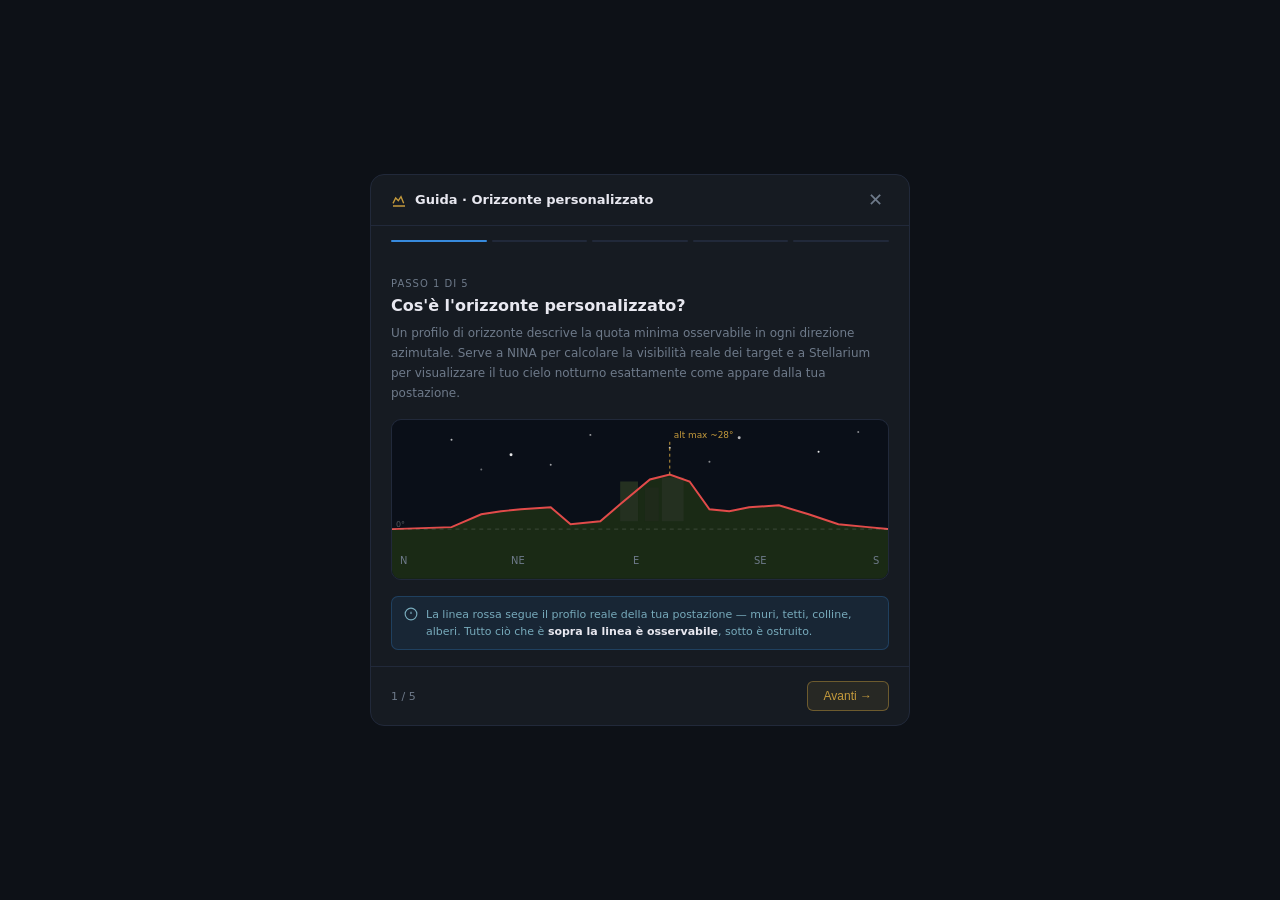
<file: hz-guide.html>
<!DOCTYPE html>
<html lang="it">
<head>
<meta charset="UTF-8">
<meta name="viewport" content="width=device-width, initial-scale=1">
<title>Guida Orizzonte — AstroDashboard PRO</title>
<style>
*{box-sizing:border-box;margin:0;padding:0;}
:root{
  --bg:#0d1117;--surf:#161b22;--surf2:#1c2333;
  --border:#21293a;--text:#e8e8f0;--muted:#6e7a8a;--hint:#3d4852;
  --red:#E24B4A;--amber:#c49a3c;--blue:#378ADD;
  --amber-bg:rgba(196,154,60,0.10);--blue-bg:rgba(55,138,221,0.10);
  --red-bg:rgba(226,75,74,0.10);
}
body{background:var(--bg);color:var(--text);font-family:system-ui,-apple-system,sans-serif;
  min-height:100vh;display:flex;align-items:center;justify-content:center;padding:16px;}

.panel{background:var(--surf);border:0.5px solid var(--border);border-radius:14px;
  width:100%;max-width:540px;overflow:hidden;}

.top-bar{display:flex;align-items:center;justify-content:space-between;
  padding:14px 20px;border-bottom:0.5px solid var(--border);}
.top-title{font-size:13px;font-weight:600;color:var(--text);display:flex;align-items:center;gap:8px;}
.top-close{background:transparent;border:none;color:var(--muted);font-size:18px;
  cursor:pointer;padding:2px 6px;border-radius:4px;line-height:1;}
.top-close:hover{color:var(--text);}

.progress-bar{display:flex;gap:5px;padding:14px 20px 0;}
.prog-seg{flex:1;height:2px;border-radius:2px;background:var(--border);transition:background .35s;}
.prog-seg.done{background:var(--amber);}
.prog-seg.active{background:var(--blue);}

.slides{position:relative;overflow:hidden;}
.slide{display:none;padding:20px 20px 0;animation:fadeIn .25s ease;}
.slide.active{display:block;}
@keyframes fadeIn{from{opacity:0;transform:translateX(10px)}to{opacity:1;transform:translateX(0)}}

.slide-num{font-size:10px;color:var(--muted);letter-spacing:1px;text-transform:uppercase;margin-bottom:6px;}
.slide-title{font-size:16px;font-weight:600;color:var(--text);margin-bottom:8px;line-height:1.35;}
.slide-desc{font-size:12px;color:var(--muted);line-height:1.65;margin-bottom:16px;}

.visual{background:var(--surf2);border:0.5px solid var(--border);border-radius:10px;
  margin-bottom:16px;overflow:hidden;}

.tip-box{background:var(--blue-bg);border:0.5px solid rgba(55,138,221,0.25);border-radius:7px;
  padding:9px 12px;font-size:11px;color:#7ab;line-height:1.55;margin-bottom:16px;display:flex;gap:8px;}
.tip-icon{flex-shrink:0;margin-top:1px;}

.steps{display:flex;flex-direction:column;gap:8px;margin-bottom:16px;}
.step{display:flex;align-items:flex-start;gap:10px;font-size:12px;color:var(--muted);line-height:1.5;}
.step-n{flex-shrink:0;width:20px;height:20px;border-radius:50%;background:var(--amber-bg);
  border:1px solid rgba(196,154,60,0.35);color:var(--amber);font-size:10px;font-weight:700;
  display:flex;align-items:center;justify-content:center;}
.step b{color:var(--text);}

.footer{display:flex;align-items:center;justify-content:space-between;
  padding:14px 20px;border-top:0.5px solid var(--border);}
.counter{font-size:11px;color:var(--muted);}
.nav-btns{display:flex;gap:8px;}
.btn{display:inline-flex;align-items:center;gap:5px;border-radius:6px;
  padding:7px 16px;font-size:12px;cursor:pointer;border:1px solid;transition:all .15s;}
.btn-prev{background:transparent;border-color:var(--border);color:var(--muted);}
.btn-prev:hover{border-color:#444;color:var(--text);}
.btn-next{background:var(--amber-bg);border-color:rgba(196,154,60,0.45);color:var(--amber);font-weight:500;}
.btn-next:hover{background:rgba(196,154,60,0.20);}
.btn-done{background:rgba(55,138,221,0.12);border-color:rgba(55,138,221,0.45);color:var(--blue);font-weight:500;}
.btn-done:hover{background:rgba(55,138,221,0.22);}

.tag{display:inline-block;font-size:10px;padding:2px 7px;border-radius:4px;font-weight:500;margin-right:4px;}
.tag-red{background:var(--red-bg);color:var(--red);border:0.5px solid rgba(226,75,74,0.3);}
.tag-blue{background:var(--blue-bg);color:var(--blue);border:0.5px solid rgba(55,138,221,0.3);}
.tag-amber{background:var(--amber-bg);color:var(--amber);border:0.5px solid rgba(196,154,60,0.3);}
</style>
</head>
<body>

<div class="panel">

  <!-- Top bar -->
  <div class="top-bar">
    <div class="top-title">
      <svg width="16" height="16" viewBox="0 0 24 24" fill="none" stroke="var(--amber)" stroke-width="2">
        <path d="M3 17l4-8 4 4 4-6 4 10"/><line x1="3" y1="21" x2="21" y2="21"/>
      </svg>
      <span data-g="guide_title">Guida · Orizzonte personalizzato</span>
    </div>
    <button class="top-close" onclick="if(window.parent&&window.parent.hzCloseGuide){window.parent.hzCloseGuide();}else{this.closest('.panel').style.display='none'}">✕</button>
  </div>

  <!-- Progress segments -->
  <div class="progress-bar" id="progBar">
    <div class="prog-seg active"></div>
    <div class="prog-seg"></div>
    <div class="prog-seg"></div>
    <div class="prog-seg"></div>
    <div class="prog-seg"></div>
  </div>

  <!-- ═══ SLIDE 1 ═══ -->
  <div class="slide active" id="s1">
    <div style="padding-top:16px;">
      <div class="slide-num" data-g="s1_num">Passo 1 di 5</div>
      <div class="slide-title" data-g="s1_title">Cos'è l'orizzonte personalizzato?</div>
      <div class="slide-desc">
        <span data-g="s1_desc">Un profilo di orizzonte descrive la quota minima osservabile in ogni direzione azimutale. Serve a NINA per calcolare la visibilità reale dei target e a Stellarium per visualizzare il tuo cielo notturno esattamente come appare dalla tua postazione.</span>
      </div>
    </div>

    <div class="visual">
      <svg viewBox="0 0 500 160" xmlns="http://www.w3.org/2000/svg" style="width:100%;display:block;">
        <!-- Sky -->
        <rect width="500" height="160" fill="#0a0f18"/>
        <!-- Stars -->
        <circle cx="60" cy="20" r="1" fill="white" opacity=".7"/>
        <circle cx="120" cy="35" r="1.5" fill="white" opacity=".9"/>
        <circle cx="200" cy="15" r="1" fill="white" opacity=".6"/>
        <circle cx="280" cy="28" r="1" fill="white" opacity=".8"/>
        <circle cx="350" cy="18" r="1.5" fill="white" opacity=".7"/>
        <circle cx="430" cy="32" r="1" fill="white" opacity=".9"/>
        <circle cx="470" cy="12" r="1" fill="white" opacity=".5"/>
        <circle cx="90" cy="50" r="1" fill="white" opacity=".4"/>
        <circle cx="160" cy="45" r="1" fill="white" opacity=".6"/>
        <circle cx="320" cy="42" r="1" fill="white" opacity=".5"/>
        <!-- Ground silhouette -->
        <path d="M0,110 L60,108 L90,95 L110,92 L130,90 L160,88 L180,105 L210,102 L230,85 L260,60 L280,55 L300,62 L320,90 L340,92 L360,88 L390,86 L420,95 L450,105 L480,108 L500,110 L500,160 L0,160Z" fill="#1a2a15"/>
        <!-- Buildings -->
        <rect x="230" y="62" width="18" height="40" fill="#243020"/>
        <rect x="255" y="68" width="14" height="34" fill="#1f2a1a"/>
        <rect x="272" y="58" width="22" height="44" fill="#243020"/>
        <!-- Horizon line -->
        <path d="M0,110 L60,108 L90,95 L110,92 L130,90 L160,88 L180,105 L210,102 L230,85 L260,60 L280,55 L300,62 L320,90 L340,92 L360,88 L390,86 L420,95 L450,105 L480,108 L500,110" fill="none" stroke="#E24B4A" stroke-width="2"/>
        <!-- Cardinal labels -->
        <text x="8" y="145" fill="#6e7a8a" font-size="10" font-family="system-ui">N</text>
        <text x="120" y="145" fill="#6e7a8a" font-size="10" font-family="system-ui">NE</text>
        <text x="243" y="145" fill="#6e7a8a" font-size="10" font-family="system-ui">E</text>
        <text x="365" y="145" fill="#6e7a8a" font-size="10" font-family="system-ui">SE</text>
        <text x="485" y="145" fill="#6e7a8a" font-size="10" font-family="system-ui">S</text>
        <!-- Altitude annotation -->
        <line x1="280" y1="55" x2="280" y2="20" stroke="#c49a3c" stroke-width="1" stroke-dasharray="3,3"/>
        <text x="284" y="18" fill="#c49a3c" font-size="9" font-family="system-ui">alt max ~28°</text>
        <!-- 0° line -->
        <line x1="0" y1="110" x2="500" y2="110" stroke="rgba(200,200,200,0.2)" stroke-width="1" stroke-dasharray="4,4"/>
        <text x="4" y="108" fill="rgba(200,200,200,0.4)" font-size="8" font-family="system-ui">0°</text>
      </svg>
    </div>

    <div class="tip-box">
      <svg class="tip-icon" width="14" height="14" viewBox="0 0 24 24" fill="none" stroke="currentColor" stroke-width="2"><circle cx="12" cy="12" r="10"/><line x1="12" y1="8" x2="12" y2="12"/><line x1="12" y1="16" x2="12.01" y2="16"/></svg>
      <span data-g="s1_tip">La linea rossa segue il profilo reale della tua postazione — muri, tetti, colline, alberi. Tutto ciò che è <b style="color:#e8e8f0">sopra la linea è osservabile</b>, sotto è ostruito.</span>
    </div>
  </div>

  <!-- ═══ SLIDE 2 ═══ -->
  <div class="slide" id="s2">
    <div style="padding-top:16px;">
      <div class="slide-num" data-g="s2_num">Passo 2 di 5</div>
      <div class="slide-title" data-g="s2_title">Prepara la foto panoramica</div>
      <div class="slide-desc">
        <span data-g="s2_desc">Scatta una foto sferica dalla tua postazione di osservazione. Le foto Google Pixel in modalità Photo Sphere, GoPro Max o qualsiasi camera 360° producono il formato ideale.</span>
      </div>
    </div>

    <div class="steps">
      <div class="step">
        <div class="step-n">1</div>
        <div><span data-g="s2_step1">Posizionati esattamente nel punto da cui osservi. <b>Altezza dell'occhio</b> = altezza del telescopio.</span></div>
      </div>
      <div class="step">
        <div class="step-n">2</div>
        <div><span data-g="s2_step2">Scatta una <b>foto sferica 360°×180°</b> (formato equirettangolare). In alternativa usa una serie di foto unite con Hugin o PTGui.</span></div>
      </div>
      <div class="step">
        <div class="step-n">3</div>
        <div><span data-g="s2_step3"><b>Rimuovi il cielo</b> con un editor (Photoshop, GIMP, remove.bg). Il cielo trasparente permette a Stellarium di mostrare le stelle attraverso di esso.</span></div>
      </div>
      <div class="step">
        <div class="step-n">4</div>
        <div><span data-g="s2_step4">Salva in formato <b>PNG</b> per mantenere la trasparenza, oppure JPG se non devi usarla in Stellarium.</span></div>
      </div>
    </div>

    <div class="visual">
      <svg viewBox="0 0 500 110" xmlns="http://www.w3.org/2000/svg" style="width:100%;display:block;">
        <rect width="500" height="110" fill="#0a0f18"/>
        <!-- Equirectangular grid -->
        <rect x="10" y="15" width="220" height="80" rx="4" fill="#161b22" stroke="#21293a" stroke-width="1"/>
        <text x="120" y="10" fill="#6e7a8a" font-size="9" font-family="system-ui" text-anchor="middle">Foto originale (JPG)</text>
        <!-- Grid lines -->
        <line x1="10" y1="55" x2="230" y2="55" stroke="#21293a" stroke-width="0.5"/>
        <line x1="120" y1="15" x2="120" y2="95" stroke="#21293a" stroke-width="0.5"/>
        <!-- Sky area -->
        <rect x="11" y="16" width="218" height="38" rx="2" fill="#1a2535" opacity=".8"/>
        <text x="120" y="39" fill="#378ADD" font-size="9" font-family="system-ui" text-anchor="middle" opacity=".6">cielo</text>
        <!-- Ground area -->
        <rect x="11" y="56" width="218" height="38" rx="2" fill="#1a2a15" opacity=".8"/>
        <text x="120" y="78" fill="#639922" font-size="9" font-family="system-ui" text-anchor="middle" opacity=".7">terreno / edifici</text>

        <!-- Arrow -->
        <text x="255" y="60" fill="#c49a3c" font-size="18" font-family="system-ui">→</text>

        <!-- PNG with alpha -->
        <rect x="275" y="15" width="215" height="80" rx="4" fill="#161b22" stroke="#21293a" stroke-width="1"/>
        <text x="382" y="10" fill="#6e7a8a" font-size="9" font-family="system-ui" text-anchor="middle">PNG con cielo rimosso (α)</text>
        <!-- Checkerboard alpha pattern for sky -->
        <pattern id="checker" width="6" height="6" patternUnits="userSpaceOnUse">
          <rect width="3" height="3" fill="#1c1c2e"/>
          <rect x="3" y="3" width="3" height="3" fill="#1c1c2e"/>
          <rect x="3" y="0" width="3" height="3" fill="#252538"/>
          <rect x="0" y="3" width="3" height="3" fill="#252538"/>
        </pattern>
        <rect x="276" y="16" width="213" height="38" rx="2" fill="url(#checker)"/>
        <text x="382" y="39" fill="#6e7a8a" font-size="9" font-family="system-ui" text-anchor="middle" opacity=".5">trasparente</text>
        <!-- Ground with terrain -->
        <rect x="276" y="56" width="213" height="38" rx="2" fill="#1a2a15" opacity=".8"/>
        <text x="382" y="78" fill="#639922" font-size="9" font-family="system-ui" text-anchor="middle" opacity=".7">terreno / edifici</text>
      </svg>
    </div>
  </div>

  <!-- ═══ SLIDE 3 ═══ -->
  <div class="slide" id="s3">
    <div style="padding-top:16px;">
      <div class="slide-num" data-g="s3_num">Passo 3 di 5</div>
      <div class="slide-title" data-g="s3_title">Carica e calibra</div>
      <div class="slide-desc">
        <span data-g="s3_desc">Trascina la foto nel pannello. Per foto sferiche 2:1 il FOV viene impostato automaticamente a 180°. Poi usa i tre parametri principali per calibrare la posizione.</span>
      </div>
    </div>

    <div class="visual">
      <svg viewBox="0 0 500 175" xmlns="http://www.w3.org/2000/svg" style="width:100%;display:block;">
        <rect width="500" height="175" fill="#0d1117"/>
        <!-- Photo preview mock -->
        <rect x="10" y="10" width="480" height="90" rx="6" fill="#1a2a15"/>
        <!-- Horizon line wavy -->
        <path d="M10,60 Q80,55 120,58 Q160,61 200,55 Q240,49 270,40 Q300,31 330,38 Q360,45 400,50 Q440,55 490,52" fill="none" stroke="#E24B4A" stroke-width="2"/>
        <!-- Zero line -->
        <line x1="10" y1="65" x2="490" y2="65" stroke="rgba(200,200,200,0.25)" stroke-width="1" stroke-dasharray="4,3"/>
        <text x="14" y="63" fill="rgba(200,200,200,0.5)" font-size="8" font-family="system-ui">0°</text>
        <!-- Cardinals -->
        <text x="55" y="22" fill="rgba(220,220,220,0.7)" font-size="10" font-family="system-ui" font-weight="bold">N</text>
        <text x="180" y="22" fill="rgba(220,220,220,0.7)" font-size="10" font-family="system-ui" font-weight="bold">E</text>
        <text x="310" y="22" fill="rgba(220,220,220,0.7)" font-size="10" font-family="system-ui" font-weight="bold">S</text>
        <text x="430" y="22" fill="rgba(220,220,220,0.7)" font-size="10" font-family="system-ui" font-weight="bold">O</text>

        <!-- Annotation: calt -->
        <line x1="490" y1="52" x2="490" y2="65" stroke="#c49a3c" stroke-width="1"/>
        <line x1="485" y1="52" x2="495" y2="52" stroke="#c49a3c" stroke-width="1"/>
        <line x1="485" y1="65" x2="495" y2="65" stroke="#c49a3c" stroke-width="1"/>
        <text x="496" y="60" fill="#c49a3c" font-size="8" font-family="system-ui">calt</text>

        <!-- Params below -->
        <!-- Alt centro -->
        <rect x="10" y="110" width="148" height="32" rx="5" fill="#161b22" stroke="#21293a" stroke-width="1"/>
        <text x="18" y="122" fill="#6e7a8a" font-size="9" font-family="system-ui">Altitudine centro</text>
        <rect x="18" y="127" width="100" height="3" rx="1" fill="#21293a"/>
        <rect x="18" y="127" width="38" height="3" rx="1" fill="#c49a3c"/>
        <text x="125" y="133" fill="#c49a3c" font-size="9" font-family="system-ui">-10°</text>
        <text x="18" y="154" fill="#3d4852" font-size="8" font-family="system-ui">↕ sposta 0° sull'orizzonte reale</text>

        <!-- Az Nord -->
        <rect x="168" y="110" width="148" height="32" rx="5" fill="#161b22" stroke="#21293a" stroke-width="1"/>
        <text x="176" y="122" fill="#6e7a8a" font-size="9" font-family="system-ui">Az. partenza Nord</text>
        <rect x="176" y="127" width="100" height="3" rx="1" fill="#21293a"/>
        <rect x="176" y="127" width="76" height="3" rx="1" fill="#378ADD"/>
        <text x="283" y="133" fill="#378ADD" font-size="9" font-family="system-ui">276°</text>
        <text x="176" y="154" fill="#3d4852" font-size="8" font-family="system-ui">↔ allinea N con la bussola</text>

        <!-- Smoothing -->
        <rect x="326" y="110" width="148" height="32" rx="5" fill="#161b22" stroke="#21293a" stroke-width="1"/>
        <text x="334" y="122" fill="#6e7a8a" font-size="9" font-family="system-ui">Smoothing</text>
        <rect x="334" y="127" width="100" height="3" rx="1" fill="#21293a"/>
        <rect x="334" y="127" width="25" height="3" rx="1" fill="#5DCAA5"/>
        <text x="441" y="133" fill="#5DCAA5" font-size="9" font-family="system-ui">15</text>
        <text x="334" y="154" fill="#3d4852" font-size="8" font-family="system-ui">〜 leviga la curva rilevata</text>
      </svg>
    </div>

    <div class="tip-box">
      <svg class="tip-icon" width="14" height="14" viewBox="0 0 24 24" fill="none" stroke="currentColor" stroke-width="2"><circle cx="12" cy="12" r="10"/><line x1="12" y1="8" x2="12" y2="12"/><line x1="12" y1="16" x2="12.01" y2="16"/></svg>
      <span data-g="s3_tip">Posiziona il mouse sui label dei parametri per leggere la spiegazione di ognuno.</span>
    </div>
  </div>

  <!-- ═══ SLIDE 4 ═══ -->
  <div class="slide" id="s4">
    <div style="padding-top:16px;">
      <div class="slide-num" data-g="s4_num">Passo 4 di 5</div>
      <div class="slide-title" data-g="s4_title">Correggi e rileva</div>
      <div class="slide-desc">
        <span data-g="s4_desc">Premi <span class="tag tag-blue">Rileva orizzonte</span> per il rilevamento automatico. Se la linea non è precisa in qualche zona, clicca direttamente sull'anteprima per correggerla manualmente con un pennello morbido.</span>
      </div>
    </div>

    <div class="visual">
      <svg viewBox="0 0 500 145" xmlns="http://www.w3.org/2000/svg" style="width:100%;display:block;">
        <rect width="500" height="145" fill="#0d1117"/>

        <!-- Left: auto detected (imprecise) -->
        <rect x="10" y="10" width="225" height="80" rx="6" fill="#1a2a15"/>
        <text x="122" y="8" fill="#6e7a8a" font-size="9" font-family="system-ui" text-anchor="middle">Rilevamento automatico</text>
        <path d="M10,52 Q40,38 70,55 Q90,65 110,48 Q130,31 150,50 Q170,62 200,55 Q215,51 235,50" fill="none" stroke="#E24B4A" stroke-width="2"/>
        <!-- Imprecise zone highlight -->
        <rect x="95" y="28" width="60" height="35" rx="3" fill="none" stroke="#c49a3c" stroke-width="1.5" stroke-dasharray="3,2"/>
        <text x="125" y="77" fill="#c49a3c" font-size="8" font-family="system-ui" text-anchor="middle">zona imprecisa</text>

        <!-- Arrow -->
        <text x="248" y="58" fill="#c49a3c" font-size="18">→</text>
        <text x="238" y="74" fill="#6e7a8a" font-size="8" font-family="system-ui">click</text>

        <!-- Right: corrected -->
        <rect x="268" y="10" width="225" height="80" rx="6" fill="#1a2a15"/>
        <text x="380" y="8" fill="#6e7a8a" font-size="9" font-family="system-ui" text-anchor="middle">Dopo correzione manuale</text>
        <path d="M268,52 Q298,38 328,55 Q348,65 368,52 Q388,40 408,50 Q428,57 458,55 Q473,53 493,52" fill="none" stroke="#E24B4A" stroke-width="2"/>
        <!-- Cursor icon -->
        <circle cx="368" cy="52" r="6" fill="none" stroke="#378ADD" stroke-width="1.5"/>
        <circle cx="368" cy="52" r="2" fill="#378ADD"/>
        <text x="375" y="47" fill="#378ADD" font-size="8" font-family="system-ui">±30px blend</text>

        <!-- Bottom: chart preview -->
        <rect x="10" y="100" width="480" height="36" rx="5" fill="#161b22" stroke="#21293a" stroke-width="1"/>
        <text x="18" y="112" fill="#6e7a8a" font-size="8" font-family="system-ui">Profilo Az/Alt</text>
        <polyline points="10,128 50,126 90,124 130,118 150,108 170,105 200,108 230,118 270,120 310,119 350,121 390,124 430,126 490,128" fill="none" stroke="#E24B4A" stroke-width="1.5" transform="translate(18,-12)"/>
        <text x="430" y="130" fill="#6e7a8a" font-size="8" font-family="system-ui">Min 2.6° Max 78.8°</text>
      </svg>
    </div>

    <div class="steps">
      <div class="step">
        <div class="step-n">1</div>
        <div><span data-g="s4_step1">Clicca <b>Rileva orizzonte</b> — la linea rossa appare sull'anteprima.</span></div>
      </div>
      <div class="step">
        <div class="step-n">2</div>
        <div><span data-g="s4_step2">Se una zona è errata, <b>clicca direttamente sulla foto</b> nel punto corretto — la correzione si propaga con interpolazione fluida.</span></div>
      </div>
      <div class="step">
        <div class="step-n">3</div>
        <div><span data-g="s4_step3">Verifica il grafico Az/Alt in basso: Min dovrebbe essere ~0–5°, Max corrisponde all'ostruzione più alta.</span></div>
      </div>
    </div>
  </div>

  <!-- ═══ SLIDE 5 ═══ -->
  <div class="slide" id="s5">
    <div style="padding-top:16px;">
      <div class="slide-num" data-g="s5_num">Passo 5 di 5</div>
      <div class="slide-title" data-g="s5_title">Applica ed esporta</div>
      <div class="slide-desc">
        <span data-g="s5_desc">Una volta soddisfatto del profilo, applicalo al grafico FOV e salvalo in tutti i formati che ti servono.</span>
      </div>
    </div>

    <div class="visual">
      <svg viewBox="0 0 500 120" xmlns="http://www.w3.org/2000/svg" style="width:100%;display:block;">
        <rect width="500" height="120" fill="#0d1117"/>

        <!-- Applica a FOV -->
        <rect x="15" y="15" width="135" height="90" rx="7" fill="#161b22" stroke="#21293a" stroke-width="1"/>
        <text x="82" y="32" fill="#c49a3c" font-size="9" font-family="system-ui" text-anchor="middle" font-weight="600">Applica a FOV</text>
        <!-- Mini chart with horizon -->
        <rect x="22" y="38" width="121" height="55" rx="3" fill="#0d1117"/>
        <polyline points="22,85 40,84 55,82 70,76 85,68 100,65 115,68 130,76 143,82" fill="rgba(187,134,252,0.15)" stroke="#bb86fc" stroke-width="1.5" transform="translate(0,0)"/>
        <polyline points="22,90 40,89 55,88 70,87 85,86 100,86 115,87 130,88 143,89" fill="rgba(226,75,74,0.1)" stroke="#E24B4A" stroke-width="1" stroke-dasharray="2,2"/>
        <text x="82" y="104" fill="#6e7a8a" font-size="8" font-family="system-ui" text-anchor="middle">grafico altitudine</text>

        <!-- Arrow -->
        <text x="158" y="63" fill="#21293a" font-size="22">→</text>

        <!-- Export formats -->
        <g transform="translate(175,15)">
          <!-- NINA -->
          <rect x="0" y="0" width="75" height="36" rx="5" fill="#161b22" stroke="#21293a" stroke-width="1"/>
          <text x="37" y="13" fill="#378ADD" font-size="9" font-family="system-ui" text-anchor="middle" font-weight="600">NINA</text>
          <text x="37" y="27" fill="#6e7a8a" font-size="8" font-family="system-ui" text-anchor="middle">.hrz</text>
          <!-- Stellarium -->
          <rect x="82" y="0" width="75" height="36" rx="5" fill="#161b22" stroke="#21293a" stroke-width="1"/>
          <text x="119" y="13" fill="#5DCAA5" font-size="9" font-family="system-ui" text-anchor="middle" font-weight="600">Stellarium</text>
          <text x="119" y="27" fill="#6e7a8a" font-size="8" font-family="system-ui" text-anchor="middle">.zip (foto+ini)</text>
          <!-- CSV -->
          <rect x="164" y="0" width="75" height="36" rx="5" fill="#161b22" stroke="#21293a" stroke-width="1"/>
          <text x="201" y="13" fill="#c49a3c" font-size="9" font-family="system-ui" text-anchor="middle" font-weight="600">CSV / JSON</text>
          <text x="201" y="27" fill="#6e7a8a" font-size="8" font-family="system-ui" text-anchor="middle">uso custom</text>

          <!-- Backup -->
          <rect x="0" y="44" width="155" height="32" rx="5" fill="#1a1f14" stroke="rgba(196,154,60,0.25)" stroke-width="1"/>
          <text x="77" y="57" fill="#c49a3c" font-size="9" font-family="system-ui" text-anchor="middle" font-weight="600">Backup .json</text>
          <text x="77" y="69" fill="#6e7a8a" font-size="8" font-family="system-ui" text-anchor="middle">ripristino se cache svuotata</text>

          <!-- localStorage -->
          <rect x="164" y="44" width="155" height="32" rx="5" fill="#111827" stroke="rgba(55,138,221,0.2)" stroke-width="1"/>
          <text x="241" y="57" fill="#378ADD" font-size="9" font-family="system-ui" text-anchor="middle" font-weight="600">Auto-save</text>
          <text x="241" y="69" fill="#6e7a8a" font-size="8" font-family="system-ui" text-anchor="middle">persiste tra le sessioni</text>
        </g>

        <!-- Bottom note -->
        <text x="250" y="115" fill="#3d4852" font-size="8" font-family="system-ui" text-anchor="middle">Nome file = campo "Nome postazione"</text>
      </svg>
    </div>

    <div class="tip-box">
      <svg class="tip-icon" width="14" height="14" viewBox="0 0 24 24" fill="none" stroke="currentColor" stroke-width="2"><circle cx="12" cy="12" r="10"/><line x1="12" y1="8" x2="12" y2="12"/><line x1="12" y1="16" x2="12.01" y2="16"/></svg>
      <span data-g="s5_tip">Il profilo viene salvato automaticamente — al prossimo avvio dell'app sarà già applicato al grafico FOV senza dover ricaricare la foto.</span>
    </div>
  </div>

  <!-- Footer -->
  <div class="footer">
    <span class="counter" id="counter">1 / 5</span>
    <div class="nav-btns">
      <button class="btn btn-prev" id="btnPrev" onclick="nav(-1)" style="display:none" data-g="btn_prev">← Indietro</button>
      <button class="btn btn-next" id="btnNext" onclick="nav(1)" data-g="btn_next">Avanti →</button>
    </div>
  </div>

</div>

<script>
let cur = 1;
const total = 5;

// ─── Traduzioni ──────────────────────────────────────────────────────────────
const T = {
  it: {
    guide_title: 'Guida · Orizzonte personalizzato',
    s1_num:'Passo 1 di 5', s1_title:'Cos\'è l\'orizzonte personalizzato?',
    s1_desc:'Un profilo di orizzonte descrive la quota minima osservabile in ogni direzione azimutale. Serve a NINA per calcolare la visibilità reale dei target e a Stellarium per visualizzare il tuo cielo notturno esattamente come appare dalla tua postazione.',
    s1_tip:'La linea rossa segue il profilo reale della tua postazione — muri, tetti, colline, alberi. Tutto ciò che è <b style="color:#e8e8f0">sopra la linea è osservabile</b>, sotto è ostruito.',
    s2_num:'Passo 2 di 5', s2_title:'Prepara la foto panoramica',
    s2_desc:'Scatta una foto sferica dalla tua postazione di osservazione. Le foto Google Pixel in modalità Photo Sphere, GoPro Max o qualsiasi camera 360° producono il formato ideale.',
    s2_step1:'Posizionati esattamente nel punto da cui osservi. <b>Altezza dell\'occhio</b> = altezza del telescopio.',
    s2_step2:'Scatta una <b>foto sferica 360°×180°</b> (formato equirettangolare). In alternativa usa una serie di foto unite con Hugin o PTGui.',
    s2_step3:'<b>Rimuovi il cielo</b> con un editor (Photoshop, GIMP, remove.bg). Il cielo trasparente permette a Stellarium di mostrare le stelle attraverso di esso.',
    s2_step4:'Salva in formato <b>PNG</b> per mantenere la trasparenza, oppure JPG se non devi usarla in Stellarium.',
    s3_num:'Passo 3 di 5', s3_title:'Carica e calibra',
    s3_desc:'Trascina la foto nel pannello. Per foto sferiche 2:1 il FOV viene impostato automaticamente a 180°. Poi usa i tre parametri principali per calibrare la posizione.',
    s3_tip:'Posiziona il mouse sui label dei parametri per leggere la spiegazione di ognuno.',
    s4_num:'Passo 4 di 5', s4_title:'Correggi e rileva',
    s4_desc:'Premi <span class="tag tag-blue">Rileva orizzonte</span> per il rilevamento automatico. Se la linea non è precisa in qualche zona, clicca direttamente sull\'anteprima per correggerla manualmente con un pennello morbido.',
    s4_step1:'Clicca <b>Rileva orizzonte</b> — la linea rossa appare sull\'anteprima.',
    s4_step2:'Se una zona è errata, <b>clicca direttamente sulla foto</b> nel punto corretto — la correzione si propaga con interpolazione fluida.',
    s4_step3:'Verifica il grafico Az/Alt in basso: Min dovrebbe essere ~0–5°, Max corrisponde all\'ostruzione più alta.',
    s5_num:'Passo 5 di 5', s5_title:'Applica ed esporta',
    s5_desc:'Una volta soddisfatto del profilo, applicalo al grafico FOV e salvalo in tutti i formati che ti servono.',
    s5_tip:'Il profilo viene salvato automaticamente — al prossimo avvio dell\'app sarà già applicato al grafico FOV senza dover ricaricare la foto.',
    btn_prev:'← Indietro', btn_next:'Avanti →', btn_close:'✓ Chiudi',
  },
  en: {
    guide_title: 'Guide · Custom Horizon',
    s1_num:'Step 1 of 5', s1_title:'What is a custom horizon?',
    s1_desc:'A horizon profile describes the minimum observable altitude in each azimuth direction. NINA uses it to calculate the real visibility of targets, and Stellarium uses it to display your night sky exactly as it appears from your location.',
    s1_tip:'The red line follows the real profile of your site — walls, rooftops, hills, trees. Everything <b style="color:#e8e8f0">above the line is observable</b>; below it is obstructed.',
    s2_num:'Step 2 of 5', s2_title:'Prepare the panoramic photo',
    s2_desc:'Take a spherical photo from your observation site. Google Pixel Photo Sphere, GoPro Max, or any 360° camera produces the ideal format.',
    s2_step1:'Stand exactly at the point where you observe. <b>Eye height</b> = telescope height.',
    s2_step2:'Take a <b>360°×180° spherical photo</b> (equirectangular format). Alternatively, stitch a series of photos with Hugin or PTGui.',
    s2_step3:'<b>Remove the sky</b> with an editor (Photoshop, GIMP, remove.bg). A transparent sky lets Stellarium show stars through it.',
    s2_step4:'Save as <b>PNG</b> to keep transparency, or JPG if you don\'t need it in Stellarium.',
    s3_num:'Step 3 of 5', s3_title:'Load and calibrate',
    s3_desc:'Drag the photo into the panel. For 2:1 spherical photos, FOV is automatically set to 180°. Then use the three main parameters to calibrate the position.',
    s3_tip:'Hover over the parameter labels to read an explanation of each one.',
    s4_num:'Step 4 of 5', s4_title:'Correct and detect',
    s4_desc:'Press <span class="tag tag-blue">Detect horizon</span> for automatic detection. If the line is inaccurate in some area, click directly on the preview to correct it manually with a soft brush.',
    s4_step1:'Click <b>Detect horizon</b> — the red line appears on the preview.',
    s4_step2:'If an area is wrong, <b>click directly on the photo</b> at the correct point — the correction spreads with smooth interpolation.',
    s4_step3:'Check the Az/Alt chart below: Min should be ~0–5°, Max corresponds to the highest obstruction.',
    s5_num:'Step 5 of 5', s5_title:'Apply and export',
    s5_desc:'Once happy with the profile, apply it to the FOV chart and save it in all the formats you need.',
    s5_tip:'The profile is saved automatically — on the next app launch it will already be applied to the FOV chart without reloading the photo.',
    btn_prev:'← Back', btn_next:'Next →', btn_close:'✓ Close',
  },
  es: {
    guide_title: 'Guía · Horizonte personalizado',
    s1_num:'Paso 1 de 5', s1_title:'¿Qué es el horizonte personalizado?',
    s1_desc:'Un perfil de horizonte describe la altitud mínima observable en cada dirección azimutal. NINA lo usa para calcular la visibilidad real de los objetivos y Stellarium para mostrar tu cielo nocturno exactamente como aparece desde tu emplazamiento.',
    s1_tip:'La línea roja sigue el perfil real de tu emplazamiento — muros, tejados, colinas, árboles. Todo lo que está <b style="color:#e8e8f0">por encima de la línea es observable</b>; por debajo está obstruido.',
    s2_num:'Paso 2 de 5', s2_title:'Prepara la foto panorámica',
    s2_desc:'Toma una foto esférica desde tu punto de observación. Las fotos Google Pixel en modo Photo Sphere, GoPro Max o cualquier cámara 360° producen el formato ideal.',
    s2_step1:'Colócate exactamente en el punto desde donde observas. <b>Altura de los ojos</b> = altura del telescopio.',
    s2_step2:'Toma una <b>foto esférica 360°×180°</b> (formato equirectangular). Alternativamente une una serie de fotos con Hugin o PTGui.',
    s2_step3:'<b>Elimina el cielo</b> con un editor (Photoshop, GIMP, remove.bg). El cielo transparente permite a Stellarium mostrar las estrellas a través de él.',
    s2_step4:'Guarda en formato <b>PNG</b> para mantener la transparencia, o JPG si no lo vas a usar en Stellarium.',
    s3_num:'Paso 3 de 5', s3_title:'Carga y calibra',
    s3_desc:'Arrastra la foto al panel. Para fotos esféricas 2:1 el FOV se establece automáticamente en 180°. Luego usa los tres parámetros principales para calibrar la posición.',
    s3_tip:'Pasa el ratón sobre las etiquetas de los parámetros para leer la explicación de cada uno.',
    s4_num:'Paso 4 de 5', s4_title:'Corrige y detecta',
    s4_desc:'Pulsa <span class="tag tag-blue">Detectar horizonte</span> para la detección automática. Si la línea no es precisa en alguna zona, haz clic directamente sobre la vista previa para corregirla manualmente con un pincel suave.',
    s4_step1:'Haz clic en <b>Detectar horizonte</b> — la línea roja aparece en la vista previa.',
    s4_step2:'Si una zona es incorrecta, <b>haz clic directamente en la foto</b> en el punto correcto — la corrección se propaga con interpolación suave.',
    s4_step3:'Verifica el gráfico Az/Alt abajo: Min debería ser ~0–5°, Max corresponde a la obstrucción más alta.',
    s5_num:'Paso 5 de 5', s5_title:'Aplica y exporta',
    s5_desc:'Una vez satisfecho con el perfil, aplícalo al gráfico FOV y guárdalo en todos los formatos que necesites.',
    s5_tip:'El perfil se guarda automáticamente — en el próximo inicio de la app ya estará aplicado al gráfico FOV sin necesidad de recargar la foto.',
    btn_prev:'← Atrás', btn_next:'Siguiente →', btn_close:'✓ Cerrar',
  },
  zh: {
    guide_title: '指南 · 自定义地平线',
    s1_num:'第 1 步，共 5 步', s1_title:'什么是自定义地平线？',
    s1_desc:'地平线轮廓描述了每个方位角方向上的最小可观测高度角。NINA 使用它来计算目标的真实可见性，Stellarium 使用它来精确显示您观测站的夜空。',
    s1_tip:'红线跟随您观测站的真实轮廓 — 墙壁、屋顶、山丘、树木。<b style="color:#e8e8f0">线以上均可观测</b>，线以下被遮挡。',
    s2_num:'第 2 步，共 5 步', s2_title:'准备全景照片',
    s2_desc:'从您的观测位置拍摄一张球形照片。Google Pixel Photo Sphere 模式、GoPro Max 或任何 360° 相机均可生成理想格式。',
    s2_step1:'请站在您实际观测的位置。<b>眼睛高度</b> = 望远镜高度。',
    s2_step2:'拍摄一张 <b>360°×180° 球形照片</b>（等距矩形格式）。也可以用 Hugin 或 PTGui 拼接一系列照片。',
    s2_step3:'用编辑器（Photoshop、GIMP、remove.bg）<b>移除天空</b>。透明天空可让 Stellarium 透过它显示星星。',
    s2_step4:'保存为 <b>PNG</b> 以保持透明度，如果不用于 Stellarium 也可保存为 JPG。',
    s3_num:'第 3 步，共 5 步', s3_title:'加载并校准',
    s3_desc:'将照片拖入面板。对于 2:1 球形照片，FOV 会自动设置为 180°。然后使用三个主要参数来校准位置。',
    s3_tip:'将鼠标悬停在参数标签上，可以阅读每个参数的说明。',
    s4_num:'第 4 步，共 5 步', s4_title:'修正并检测',
    s4_desc:'按 <span class="tag tag-blue">检测地平线</span> 进行自动检测。如果某区域线条不准确，直接点击预览图进行手动修正，系统会用软笔刷平滑过渡。',
    s4_step1:'点击 <b>检测地平线</b> — 红线出现在预览图上。',
    s4_step2:'如果某区域有误，<b>直接点击照片</b>上的正确位置 — 修正会通过平滑插值传播。',
    s4_step3:'查看下方 Az/Alt 图表：最小值应约为 0–5°，最大值对应最高遮挡物。',
    s5_num:'第 5 步，共 5 步', s5_title:'应用并导出',
    s5_desc:'对轮廓满意后，将其应用到 FOV 图表，并以您需要的所有格式保存。',
    s5_tip:'轮廓会自动保存 — 下次启动应用时，无需重新加载照片，它已自动应用到 FOV 图表。',
    btn_prev:'← 返回', btn_next:'下一步 →', btn_close:'✓ 关闭',
  },
};

function getLang() {
  try {
    // Prova dal parent (se in iframe nell'app)
    if (window.parent && window.parent !== window) {
      const pl = window.parent.localStorage.getItem('ad_lang');
      if (pl) return pl;
    }
  } catch(e) {}
  return localStorage.getItem('ad_lang') || 'it';
}

function applyLang() {
  const lang = getLang();
  const t = T[lang] || T.it;
  // Applica tutti gli elementi data-g
  document.querySelectorAll('[data-g]').forEach(el => {
    const key = el.getAttribute('data-g');
    if (t[key] !== undefined) el.innerHTML = t[key];
  });
}

function nav(dir) {
  document.getElementById('s'+cur).classList.remove('active');
  cur = Math.max(1, Math.min(total, cur + dir));
  document.getElementById('s'+cur).classList.add('active');
  updateUI();
}

function updateUI() {
  const lang = getLang();
  const t = T[lang] || T.it;
  document.getElementById('counter').textContent = cur + ' / ' + total;
  document.getElementById('btnPrev').style.display = cur === 1 ? 'none' : '';
  document.getElementById('btnPrev').innerHTML = t.btn_prev;
  const btnNext = document.getElementById('btnNext');
  if (cur === total) {
    btnNext.innerHTML = t.btn_close;
    btnNext.className = 'btn btn-done';
    btnNext.onclick = () => {
      if (window.parent && window.parent.hzCloseGuide) {
        window.parent.hzCloseGuide();
      } else {
        document.querySelector('.panel').style.display = 'none';
      }
    };
  } else {
    btnNext.innerHTML = t.btn_next;
    btnNext.className = 'btn btn-next';
    btnNext.onclick = () => nav(1);
  }
  const segs = document.querySelectorAll('.prog-seg');
  segs.forEach((s,i) => {
    s.className = 'prog-seg';
    if (i < cur-1) s.classList.add('done');
    else if (i === cur-1) s.classList.add('active');
  });
}

document.addEventListener('DOMContentLoaded', () => { applyLang(); updateUI(); });
</script>
</body>
</html>
</file>
